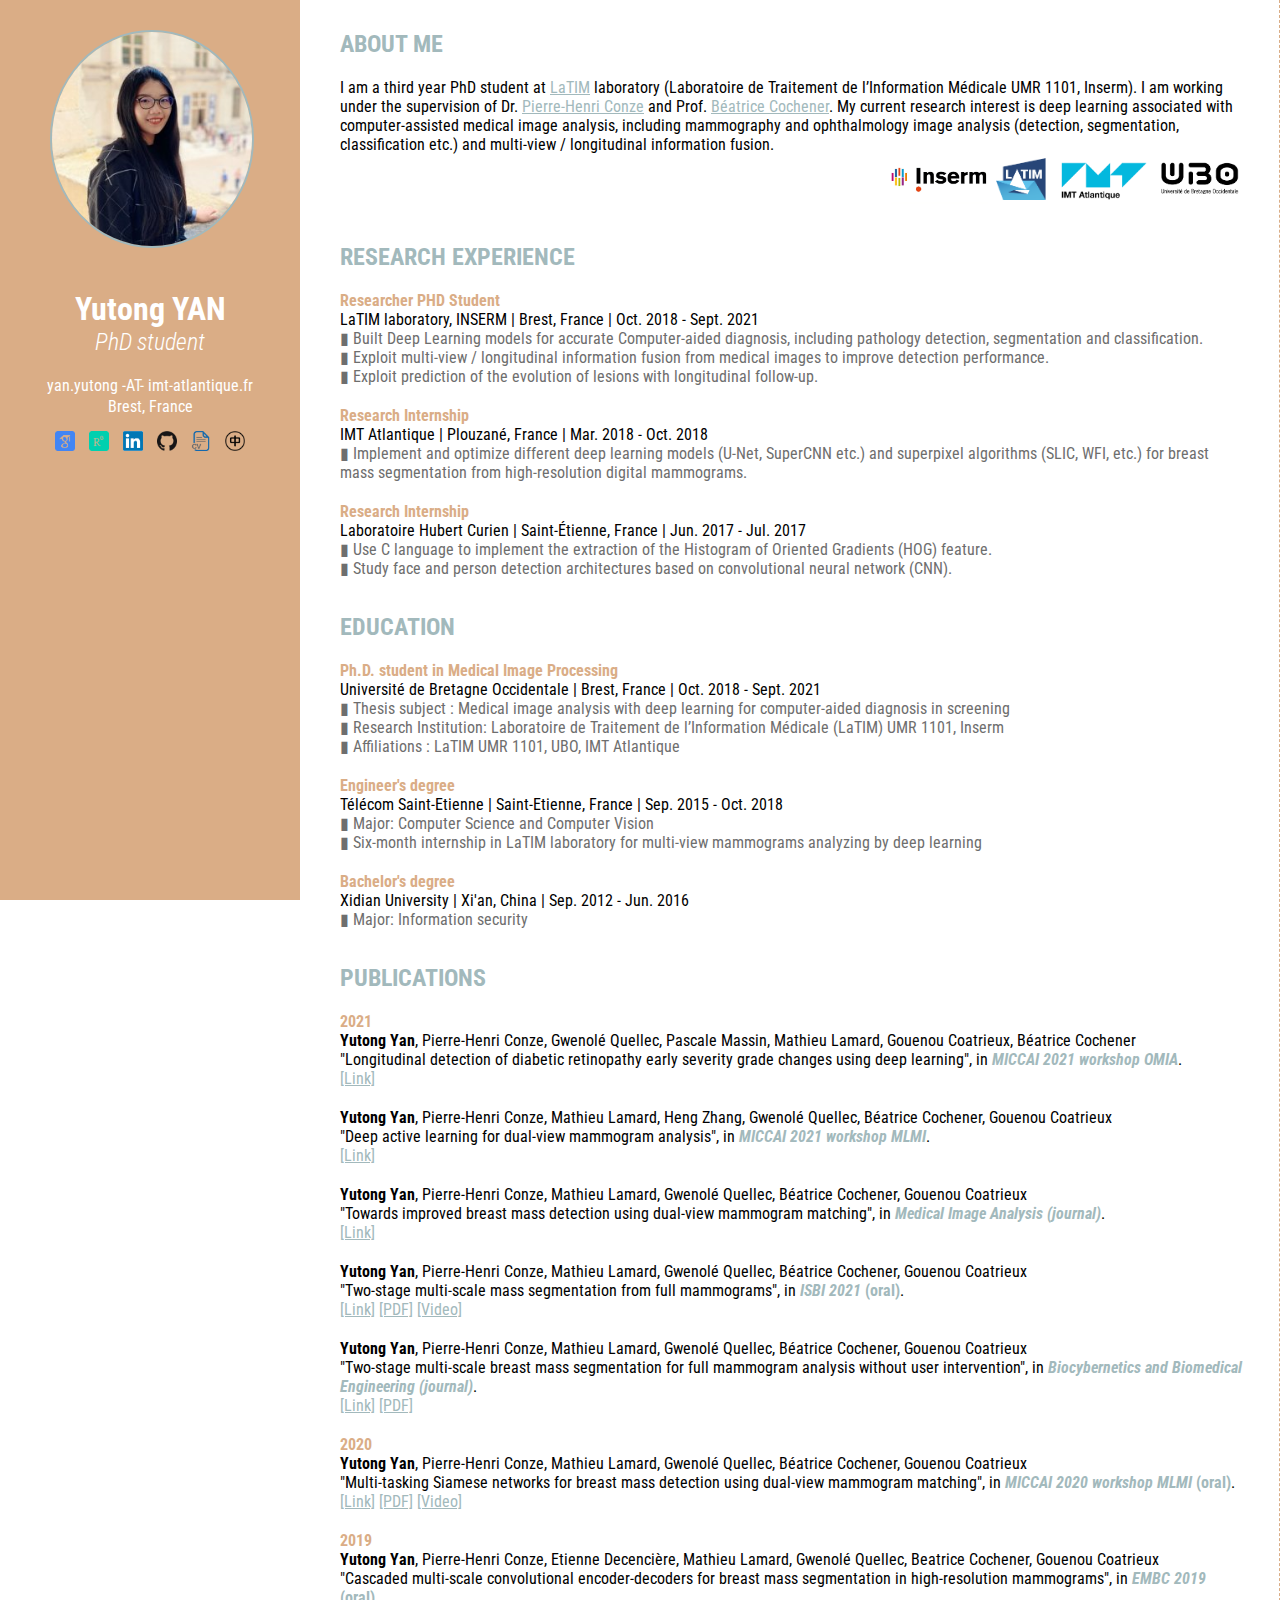
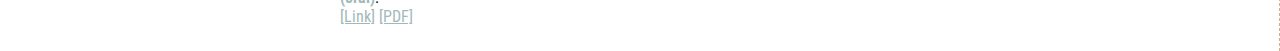
<file: index.html>
<!DOCTYPE html>
<html>
   <head>
      <meta http-equiv="content-type" content="text/html; charset=UTF-8">
      <title>Home page</title>
      <link rel="icon" href="img/fruit.gif">
      <link rel="stylesheet" href="index.css">
   </head>
   <body>
      <div id="navigation">
         <div id="profile">
            <a href="img/yutong2.jpg"><img src="img/yutong2.jpg"></a>
         </div>
         <div id="contact">
            <h1>
            Yutong <span class="upper">YAN</span></h2>
            <h2 id="title" class="italic"> PhD student</h2>
            <p> yan.yutong -AT- imt-atlantique.fr</p>
            <p>Brest, France</p>
            <p class="link">
               <a href="https://scholar.google.com/citations?user=0eumHcIAAAAJ&hl=en"><img id="scholar" src="img/scholar.png" class="external"></a>
               <a href="https://www.researchgate.net/profile/Yutong-Yan-5"><img id="researchgate" src="img/researchgate.png" class="external"></a>
               <a href="https://www.linkedin.com/in/yutong-yan-profil/"><img id="linkedin" src="img/linkedin.png" class="external"></a>
               <a href="https://github.com/melodiepupu/"><img id="github" src="img/github.png" class="external"></a>
               <a href="doc/cv.pdf"><img id="cv" src="img/cv.png" class="external"></a>
               <a href="index_cn.html"><img id="cv" src="img/cn.png" class="external"></a>
            </p>
         </div>
      </div>
      <div id="content">
         <div id="intro">
            <h2 id="first">About me</h2>
            I am a third year PhD student at <a href="http://latim.univ-brest.fr/">LaTIM</a> laboratory (Laboratoire de Traitement de l’Information Médicale UMR 1101, Inserm). I am working under the supervision of Dr. <a href="https://www.imt-atlantique.fr/fr/personne/pierre-henri-conze">Pierre-Henri Conze</a> and Prof. <a href="https://www.doctolib.fr/ophtalmologue/brest/beatrice-cochener">Béatrice Cochener</a>. My current research interest is deep learning associated with computer-assisted medical image analysis, including mammography and ophthalmology image analysis (detection, segmentation, classification etc.) and multi-view / longitudinal information fusion.
            <p style="text-align:right;">
               <a href="https://www.inserm.fr/en"><img src="img/inserm.png" height="50"/></a>
               <a href="http://latim.univ-brest.fr/"><img src="img/latim.png" height="50"/></a>
               <a href="https://www.imt-atlantique.fr/en"><img src="img/imt.png" height="50"/></a>
               <a href="https://www.univ-brest.fr/GB"><img src="img/ubo.png" height="50"/></a>
            </p>
         </div>
         <div id="research">
            <h2>Research experience</h2>
            <ul>
               <li>
                  <p><span class="strong">Researcher PHD Student</span></p>
                  <p>LaTIM laboratory, INSERM | Brest, France | Oct. 2018 - Sept. 2021 </p>
                  <div class="additional-text">
                     <p>&#9646 Built Deep Learning models for accurate Computer-aided diagnosis, including pathology detection, segmentation and classification.</p>
                     <p>&#9646 Exploit multi-view / longitudinal information fusion from medical images to improve detection performance.</p>
                     <p>&#9646 Exploit prediction of the evolution of lesions with longitudinal follow-up.</p>
                  </div>
               </li>
               <li>
                  <p><span class="strong">Research Internship</span></p>
                  <p>IMT Atlantique | Plouzané, France | Mar. 2018 - Oct. 2018</p>
                  <div class="additional-text">
                     <p>&#9646 Implement and optimize different deep learning models (U-Net, SuperCNN etc.) and superpixel algorithms (SLIC, WFI, etc.) for breast mass segmentation from high-resolution digital mammograms.</p>
                  </div>
               </li>
               <li>
                  <p><span class="strong">Research Internship</span></p>
                  <p>Laboratoire Hubert Curien | Saint-Étienne, France | Jun. 2017 - Jul. 2017</p>
                  <div class="additional-text">
                     <p>&#9646 Use C language to implement the extraction of the Histogram of Oriented Gradients (HOG) feature.</p>
                     <p>&#9646 Study face and person detection architectures based on convolutional neural network (CNN).</p>
                  </div>
               </li>
            </ul>
         </div>
         <div id="education">
            <h2>Education</h2>
            <ul>
               <li>
                  <p><span class="strong">Ph.D. student in Medical Image Processing</span></p>
                  <p>Université de Bretagne Occidentale | Brest, France | Oct. 2018 - Sept. 2021 </p>
                  <div class="additional-text">
                     <p>&#9646 Thesis subject : Medical image analysis with deep learning for computer-aided diagnosis in screening</p>
                     <p>&#9646 Research Institution: Laboratoire de Traitement de l’Information Médicale (LaTIM) UMR 1101, Inserm</p>
                     <p>&#9646 Affiliations : LaTIM UMR 1101, UBO, IMT Atlantique</p>
                  </div>
               </li>
               <li>
                  <p><span class="strong">Engineer's degree</span></p>
                  <p>Télécom Saint-Etienne | Saint-Etienne, France | Sep. 2015 - Oct. 2018</p>
                  <div class="additional-text">
                     <p>&#9646 Major: Computer Science and Computer Vision</p>
                     <p>&#9646 Six-month internship in LaTIM laboratory for multi-view mammograms analyzing by deep learning</p>
                  </div>
               </li>
               <li>
                  <p><span class="strong">Bachelor's degree</span></p>
                  <p>Xidian University | Xi'an, China | Sep. 2012 - Jun. 2016</p>
                  <div class="additional-text">
                     <p>&#9646 Major: Information security</p>
                  </div>
               </li>
            </ul>
         </div>
         <div id="publication">
            <h2>Publications</h2>
            <ul>
               <li>
                  <p><span class="strong">2021</span></p>
                  <p><b>Yutong Yan</b>, Pierre-Henri Conze, Gwenolé Quellec, Pascale Massin, Mathieu Lamard, Gouenou Coatrieux, Béatrice Cochener<br>
                     "Longitudinal detection of diabetic retinopathy early severity grade changes using deep learning", in <strong style="color: #a2b9bc;"><i>MICCAI 2021 workshop OMIA</i></strong>.<br>
                  <a href="https://hal.archives-ouvertes.fr/hal-03300941/?lang=en">[Link]</a>
                  </p>
               </li>
            	<li>
                  <p><b>Yutong Yan</b>, Pierre-Henri Conze, Mathieu Lamard, Heng Zhang, Gwenolé Quellec, Béatrice Cochener, Gouenou Coatrieux<br>
                     "Deep active learning for dual-view mammogram analysis", in <strong style="color: #a2b9bc;"><i>MICCAI 2021 workshop MLMI</i></strong>.<br>
                  <a href="https://hal.archives-ouvertes.fr/hal-03319021/?lang=en">[Link]</a>
                  </p>
               </li>
               <li>
                  <p><b>Yutong Yan</b>, Pierre-Henri Conze, Mathieu Lamard, Gwenolé Quellec, Béatrice Cochener, Gouenou Coatrieux<br>
                     "Towards improved breast mass detection using dual-view mammogram matching", in <strong style="color: #a2b9bc;"><i>Medical Image Analysis (journal)</i></strong>.<br>
                  <a href="https://www.sciencedirect.com/science/article/abs/pii/S1361841521001298">[Link]</a>
                  </p>
               </li>
               <li>
                  <p><b>Yutong Yan</b>, Pierre-Henri Conze, Mathieu Lamard, Gwenolé Quellec, Béatrice Cochener, Gouenou Coatrieux<br>
                     "Two-stage multi-scale mass segmentation from full mammograms", in <strong style="color: #a2b9bc;"><i>ISBI 2021</i> (oral)</strong>.<br>
                  <a href="https://hal.archives-ouvertes.fr/hal-03104432/">[Link]</a> <a href="https://www.researchgate.net/publication/348499749_Two-stage_multi-scale_mass_segmentation_from_full_mammograms">[PDF]</a> <a href="https://www.youtube.com/watch?v=gnC72RXXxxs&ab_channel=Momo%E5%B0%8F%E6%9E%9C">[Video]</a>
                  </p>
               </li>
               <li>
                  <p><b>Yutong Yan</b>, Pierre-Henri Conze, Mathieu Lamard, Gwenolé Quellec, Béatrice Cochener, Gouenou Coatrieux<br>
                     "Two-stage multi-scale breast mass segmentation for full mammogram analysis without user intervention", in <strong style="color: #a2b9bc;"><i>Biocybernetics and Biomedical Engineering (journal)</i></strong>.<br>
                  <a href="https://hal.archives-ouvertes.fr/hal-03165824/?lang=en">[Link]</a> <a href="https://arxiv.org/pdf/2002.12079.pdf">[PDF]</a>
                  </p>
               </li>
               <li>
                  <p><span class="strong">2020</span></p>
                  <p><b>Yutong Yan</b>, Pierre-Henri Conze, Mathieu Lamard, Gwenolé Quellec, Béatrice Cochener, Gouenou Coatrieux<br>
                     "Multi-tasking Siamese networks for breast mass detection using dual-view mammogram matching", in <strong style="color: #a2b9bc;"><i>MICCAI 2020 workshop MLMI</i> (oral)</strong>.<br>
                  <a href="https://hal-imt-atlantique.archives-ouvertes.fr/hal-02913535/">[Link]</a> <a href="https://www.researchgate.net/publication/344493002_Multi-tasking_Siamese_Networks_for_Breast_Mass_Detection_Using_Dual-View_Mammogram_Matching">[PDF]</a> <a href="https://www.youtube.com/watch?v=OX4b4nOrzJY&ab_channel=Momo%E5%B0%8F%E6%9E%9C">[Video]</a>
                  </p>
               </li>
               <li>
                  <p><span class="strong">2019</span></p>
                  <p><b>Yutong Yan</b>, Pierre-Henri Conze, Etienne Decencière, Mathieu Lamard, Gwenolé Quellec, Beatrice Cochener, Gouenou Coatrieux<br>
                     "Cascaded multi-scale convolutional encoder-decoders for breast mass segmentation in high-resolution mammograms", in <strong style="color: #a2b9bc;"><i>EMBC 2019</i> (oral)</strong>.<br>
                  <a href="https://hal.archives-ouvertes.fr/hal-02178409">[Link]</a> <a href="https://www.researchgate.net/profile/Yutong_Yan4/publication/336335489_Cascaded_multi-scale_convolutional_encoder-decoders_for_breast_mass_segmentation_in_high-resolution_mammograms/links/5db2c2524585155e27002061/Cascaded-multi-scale-convolutional-encoder-decoders-for-breast-mass-segmentation-in-high-resolution-mammograms.pdf">[PDF]</a>
                  </p>
               </li>
            </ul>
         </div>
      </div>
      <script>
         function PlaySound(melody) {
         var path = "./files/"
         var snd = new Audio(path + melody + ".mp3");
         snd.play();
         }
      </script>
   </body>
</html>
</file>
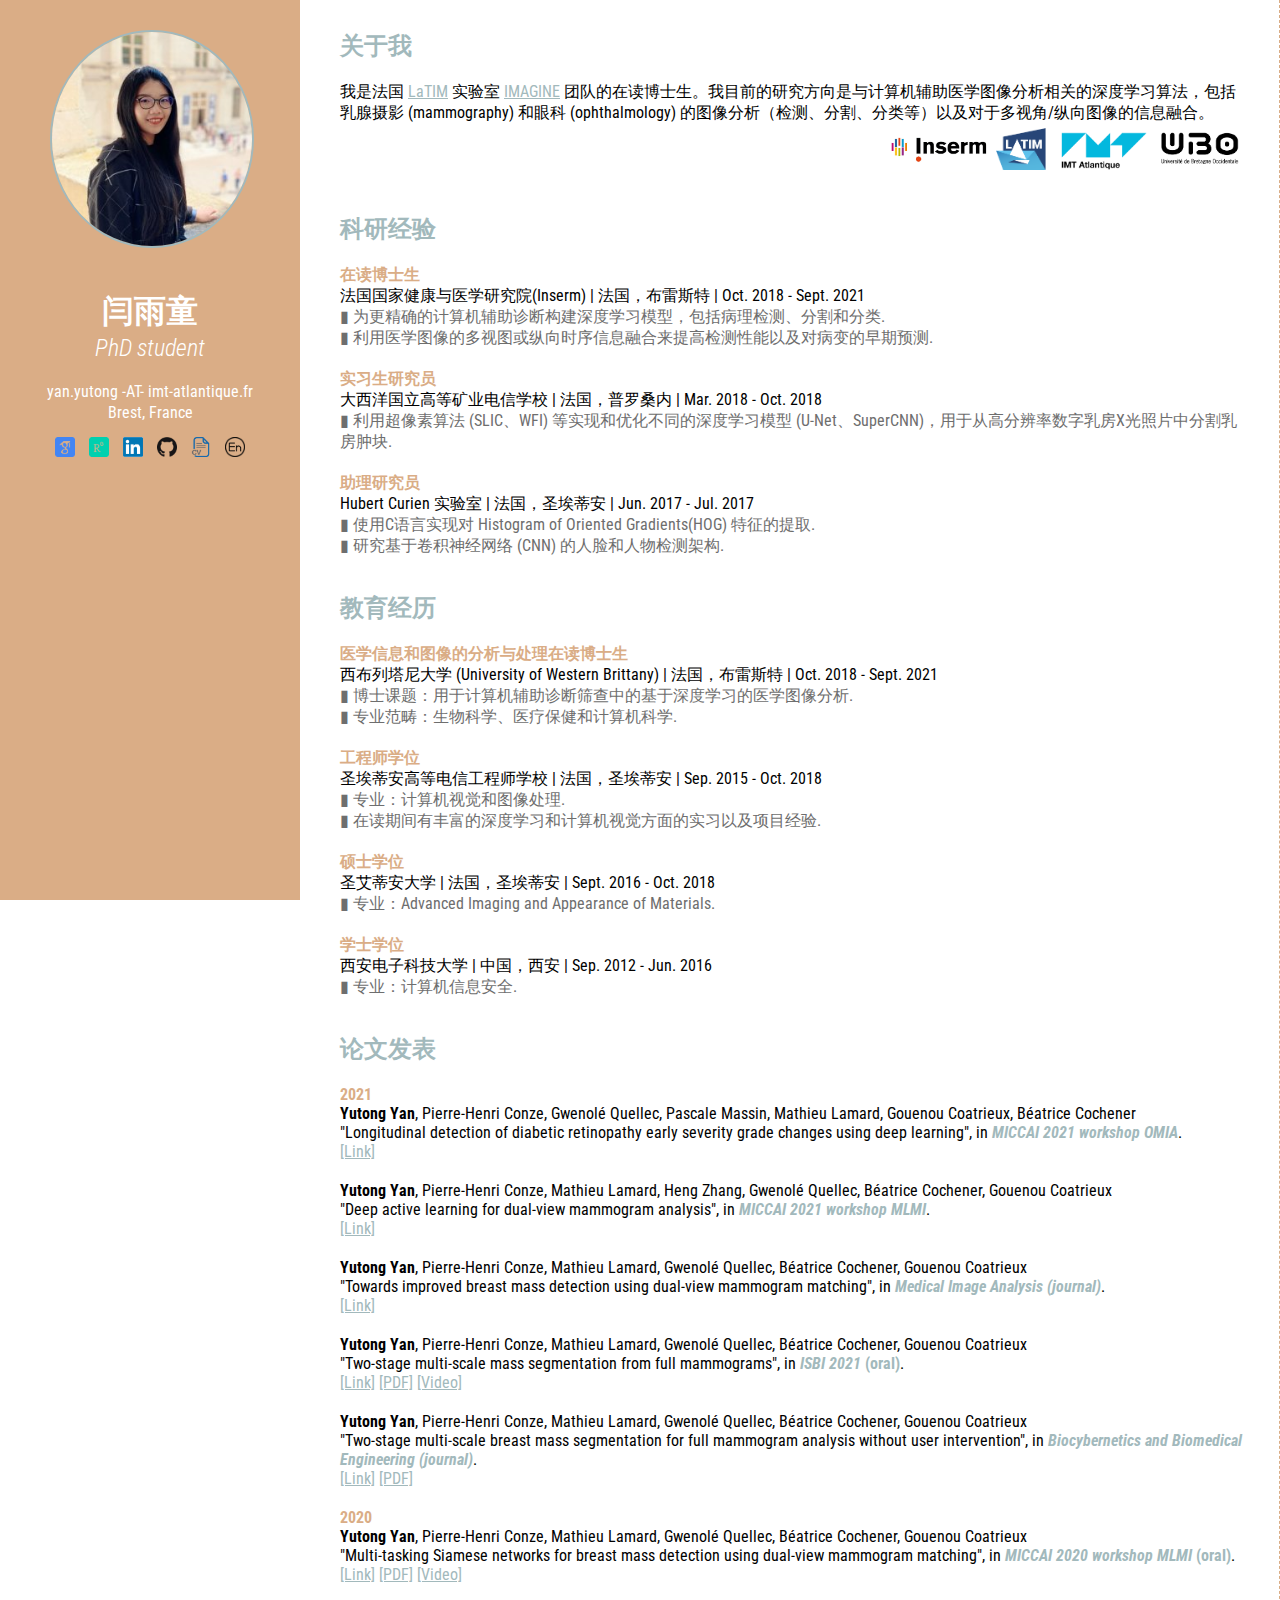
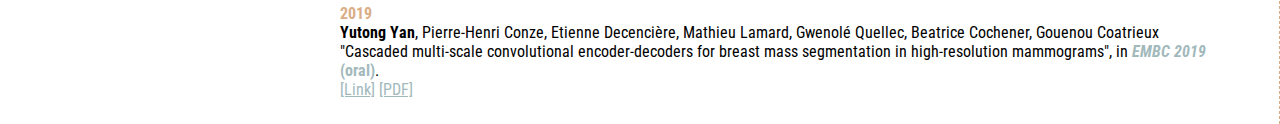
<file: index_cn.html>
<!DOCTYPE html>
<html>
   <head>
      <meta http-equiv="content-type" content="text/html; charset=UTF-8">
      <title>个人主页</title>
      <link rel="icon" href="img/fruit.gif">
      <link rel="stylesheet" href="index.css">
   </head>
   <body>
      <div id="navigation">
         <div id="profile">
            <a href="img/yutong2.jpg"><img src="img/yutong2.jpg"></a>
         </div>
         <div id="contact">
            <h1>闫雨童</h1>
            <h2 id="title" class="italic"> PhD student</h2>
            <p> yan.yutong -AT- imt-atlantique.fr</p>
            <p>Brest, France</p>
            <p class="link">
               <a href="https://scholar.google.com/citations?user=0eumHcIAAAAJ&hl=en"><img id="scholar" src="img/scholar.png" class="external"></a>
               <a href="https://www.researchgate.net/profile/Yutong-Yan-5"><img id="researchgate" src="img/researchgate.png" class="external"></a>
               <a href="https://www.linkedin.com/in/yutong-yan-profil/"><img id="linkedin" src="img/linkedin.png" class="external"></a>
               <a href="https://github.com/melodiepupu/"><img id="github" src="img/github.png" class="external"></a>
               <a href="doc/cv_cn.pdf"><img id="cv" src="img/cv.png" class="external"></a>
               <a href="index.html"><img id="cv" src="img/en.png" class="external"></a>
            </p>
         </div>
      </div>
      <div id="content">
         <div id="intro">
            <h2 id="first">关于我</h2>
            我是法国 <a href="http://latim.univ-brest.fr/">LaTIM</a> 实验室 <a href="http://latim.univ-brest.fr/imagine">IMAGINE</a> 团队的在读博士生。我目前的研究方向是与计算机辅助医学图像分析相关的深度学习算法，包括乳腺摄影 (mammography) 和眼科 (ophthalmology) 的图像分析（检测、分割、分类等）以及对于多视角/纵向图像的信息融合。
            <p style="text-align:right;">
               <a href="https://www.inserm.fr/en"><img src="img/inserm.png" height="50"/></a>
               <a href="http://latim.univ-brest.fr/"><img src="img/latim.png" height="50"/></a>
               <a href="https://www.imt-atlantique.fr/en"><img src="img/imt.png" height="50"/></a>
               <a href="https://www.univ-brest.fr/GB"><img src="img/ubo.png" height="50"/></a>
            </p>
         </div>
         <div id="research">
            <h2>科研经验</h2>
            <ul>
               <li>
                  <p><span class="strong">在读博士生</span></p>
                  <p>法国国家健康与医学研究院(Inserm) | 法国，布雷斯特 | Oct. 2018 - Sept. 2021 </p>
                  <div class="additional-text">
                     <p>&#9646 为更精确的计算机辅助诊断构建深度学习模型，包括病理检测、分割和分类.</p>
                     <p>&#9646 利用医学图像的多视图或纵向时序信息融合来提高检测性能以及对病变的早期预测.</p>
                     <!-- <p>&#9646 附属单位 : LaTIM UMR 1101, UBO, IMT Atlantique</p> -->                  
                  </div>
               </li>
               <li>
                  <p><span class="strong">实习生研究员</span></p>
                  <p>大西洋国立高等矿业电信学校 | 法国，普罗桑内 | Mar. 2018 - Oct. 2018</p>
                  <div class="additional-text">
                     <p>&#9646 利用超像素算法 (SLIC、WFI) 等实现和优化不同的深度学习模型 (U-Net、SuperCNN)，用于从高分辨率数字乳房X光照片中分割乳房肿块.</p>
                  </div>
               </li>
               <li>
                  <p><span class="strong">助理研究员</span></p>
                  <p>Hubert Curien 实验室 | 法国，圣埃蒂安 | Jun. 2017 - Jul. 2017</p>
                  <div class="additional-text">
                     <p>&#9646 使用C语言实现对 Histogram of Oriented Gradients(HOG) 特征的提取.</p>
                     <p>&#9646 研究基于卷积神经网络 (CNN) 的人脸和人物检测架构.</p>
                  </div>
               </li>
            </ul>
         </div>
         <div id="education">
            <h2>教育经历</h2>
            <ul>
               <li>
                  <p><span class="strong">医学信息和图像的分析与处理在读博士生</span></p>
                  <p>西布列塔尼大学 (University of Western Brittany) | 法国，布雷斯特 | Oct. 2018 - Sept. 2021 </p>
                  <div class="additional-text">
                     <p>&#9646 博士课题：用于计算机辅助诊断筛查中的基于深度学习的医学图像分析.</p>
                     <p>&#9646 专业范畴：生物科学、医疗保健和计算机科学.</p>
                     <!-- <p>&#9646 附属单位 : LaTIM UMR 1101, UBO, IMT Atlantique</p> -->                  
                  </div>
               </li>
               <li>
                  <p><span class="strong">工程师学位</span></p>
                  <p>圣埃蒂安高等电信工程师学校 | 法国，圣埃蒂安 | Sep. 2015 - Oct. 2018</p>
                  <div class="additional-text">
                     <p>&#9646 专业：计算机视觉和图像处理.</p>
                     <p>&#9646 在读期间有丰富的深度学习和计算机视觉方面的实习以及项目经验.</p>
                  </div>
               </li>
               <li>
                  <p><span class="strong">硕士学位</span></p>
                  <p>圣艾蒂安大学 | 法国，圣埃蒂安 | Sept. 2016 - Oct. 2018</p>
                  <div class="additional-text">
                     <p>&#9646 专业：Advanced Imaging and Appearance of Materials.</p>
                  </div>
               </li>
               <li>
                  <p><span class="strong">学士学位</span></p>
                  <p>西安电子科技大学 | 中国，西安 | Sep. 2012 - Jun. 2016</p>
                  <div class="additional-text">
                     <p>&#9646 专业：计算机信息安全.</p>
                  </div>
               </li>
            </ul>
         </div>
         <div id="publication">
            <h2>论文发表</h2>
            <ul>
            	<li>
                  <p><span class="strong">2021</span></p>
                  <p><b>Yutong Yan</b>, Pierre-Henri Conze, Gwenolé Quellec, Pascale Massin, Mathieu Lamard, Gouenou Coatrieux, Béatrice Cochener<br>
                     "Longitudinal detection of diabetic retinopathy early severity grade changes using deep learning", in <strong style="color: #a2b9bc;"><i>MICCAI 2021 workshop OMIA</i></strong>.<br>
                  <a href="https://hal.archives-ouvertes.fr/hal-03300941/?lang=en">[Link]</a>
                  </p>
               </li>
               <li>
                  <p><b>Yutong Yan</b>, Pierre-Henri Conze, Mathieu Lamard, Heng Zhang, Gwenolé Quellec, Béatrice Cochener, Gouenou Coatrieux<br>
                     "Deep active learning for dual-view mammogram analysis", in <strong style="color: #a2b9bc;"><i>MICCAI 2021 workshop MLMI</i></strong>.<br>
                  <a href="https://hal.archives-ouvertes.fr/hal-03319021/?lang=en">[Link]</a>
                  </p>
               </li>
               <li>
                  <p><b>Yutong Yan</b>, Pierre-Henri Conze, Mathieu Lamard, Gwenolé Quellec, Béatrice Cochener, Gouenou Coatrieux<br>
                     "Towards improved breast mass detection using dual-view mammogram matching", in <strong style="color: #a2b9bc;"><i>Medical Image Analysis (journal)</i></strong>.<br>
                  <a href="https://www.sciencedirect.com/science/article/abs/pii/S1361841521001298">[Link]</a>
                  </p>
               </li>
               <li>
                  <p><b>Yutong Yan</b>, Pierre-Henri Conze, Mathieu Lamard, Gwenolé Quellec, Béatrice Cochener, Gouenou Coatrieux<br>
                     "Two-stage multi-scale mass segmentation from full mammograms", in <strong style="color: #a2b9bc;"><i>ISBI 2021</i> (oral)</strong>.<br>
                  <a href="https://hal.archives-ouvertes.fr/hal-03104432/">[Link]</a> <a href="https://www.researchgate.net/publication/348499749_Two-stage_multi-scale_mass_segmentation_from_full_mammograms">[PDF]</a> <a href="https://www.youtube.com/watch?v=gnC72RXXxxs&ab_channel=Momo%E5%B0%8F%E6%9E%9C">[Video]</a>
                  </p>
               </li>
               <li>
                  <p><b>Yutong Yan</b>, Pierre-Henri Conze, Mathieu Lamard, Gwenolé Quellec, Béatrice Cochener, Gouenou Coatrieux<br>
                     "Two-stage multi-scale breast mass segmentation for full mammogram analysis without user intervention", in <strong style="color: #a2b9bc;"><i>Biocybernetics and Biomedical Engineering (journal)</i></strong>.<br>
                  <a href="https://hal.archives-ouvertes.fr/hal-03165824/?lang=en">[Link]</a> <a href="https://arxiv.org/pdf/2002.12079.pdf">[PDF]</a>
                  </p>
               </li>
               <li>
                  <p><span class="strong">2020</span></p>
                  <p><b>Yutong Yan</b>, Pierre-Henri Conze, Mathieu Lamard, Gwenolé Quellec, Béatrice Cochener, Gouenou Coatrieux<br>
                     "Multi-tasking Siamese networks for breast mass detection using dual-view mammogram matching", in <strong style="color: #a2b9bc;"><i>MICCAI 2020 workshop MLMI</i> (oral)</strong>.<br>
                  <a href="https://hal-imt-atlantique.archives-ouvertes.fr/hal-02913535/">[Link]</a> <a href="https://www.researchgate.net/publication/344493002_Multi-tasking_Siamese_Networks_for_Breast_Mass_Detection_Using_Dual-View_Mammogram_Matching">[PDF]</a> <a href="https://www.youtube.com/watch?v=OX4b4nOrzJY&ab_channel=Momo%E5%B0%8F%E6%9E%9C">[Video]</a>
                  </p>
               </li>
               <li>
                  <p><span class="strong">2019</span></p>
                  <p><b>Yutong Yan</b>, Pierre-Henri Conze, Etienne Decencière, Mathieu Lamard, Gwenolé Quellec, Beatrice Cochener, Gouenou Coatrieux<br>
                     "Cascaded multi-scale convolutional encoder-decoders for breast mass segmentation in high-resolution mammograms", in <strong style="color: #a2b9bc;"><i>EMBC 2019</i> (oral)</strong>.<br>
                  <a href="https://hal.archives-ouvertes.fr/hal-02178409">[Link]</a> <a href="https://www.researchgate.net/profile/Yutong_Yan4/publication/336335489_Cascaded_multi-scale_convolutional_encoder-decoders_for_breast_mass_segmentation_in_high-resolution_mammograms/links/5db2c2524585155e27002061/Cascaded-multi-scale-convolutional-encoder-decoders-for-breast-mass-segmentation-in-high-resolution-mammograms.pdf">[PDF]</a>
                  </p>
               </li>
            </ul>
         </div>
      </div>
      <script>
         function PlaySound(melody) {
         var path = "./files/"
         var snd = new Audio(path + melody + ".mp3");
         snd.play();
         }
      </script>
   </body>
</html>
</file>
<file: index.css>
@import url('https://fonts.googleapis.com/css?family=Roboto+Condensed:300,300i,400,400i,700,700i');
html {
    padding: 0;
    margin: 0;
    font-family: 'Roboto Condensed', sans-serif
}

body {
    padding: 0;
    margin: 0 auto;
    max-width: 1400px;
    background-color: white;
    border-right: 1px dashed #daad86
}

a {
    color: #a2b9bc
}

#navigation {
    background-color: #daad86;
    position: fixed;
    top: 0;
    width: 260px;
    margin: 0;
    height: 100%;
    color: #FFFFFF;
    padding-left: 20px;
    padding-right: 20px;
    text-align: center
}

#navigation p {
    margin-bottom: 2px;
    margin-top: 0
}

#navigation p.lower {
    margin-top: 10px
}

#navigation p.link {
    margin-top: 15px
}

#navigation img.external {
    width: 20px;
    margin-left: 5px;
    margin-right: 5px
}

#navigation h1 {
    margin-bottom: 0
}

#navigation #title {
    margin-top: 0
}

#navigation #job {
    margin-top: 40px;
    border: 1px dashed;
    padding: 8px 0
}

#contact {
    margin-top: 60px
}

#language {
    width: 22%;
    margin: 3% auto 15% auto
}

#language div a {
    display: block;
    width: 22px;
    height: 14px
}

#language #french {
    background: url("/images/flag-icons-border.png") 284px 295px;
    float: right
}

#language #english {
    background: url("/images/flag-icons-border.png") 188px 295px;
    float: left
}

#profile {
    margin: 30px auto 20px auto;
    width: 200px;
    height: 200px
}

#profile img {
    width: 200px;
    border-radius: 50%;
    border: 2px solid
}

#content {
    margin-left: 325px;
    margin-right: 20px;
    padding: 5px 15px
}

#content p {
    margin: 0
}

#content ul {
    list-style-type: none;
    margin: 0;
    padding: 0
}

#content li {
    margin-bottom: 20px
}

#content h2 {
    margin-top: 35px;
    color: #a2b9bc;
    text-transform: uppercase
}

#software {
    padding-bottom: 50px
}

h2#first {
    margin-top: 0;
    padding-top: 25px
}

.strong {
    font-weight: 700;
    color: #daad86
}

.italic {
    font-weight: 300;
    font-style: italic
}

.upper {
    text-transform: uppercase
}

.additional-text {
    color: #6e6e6e
}
</file>
